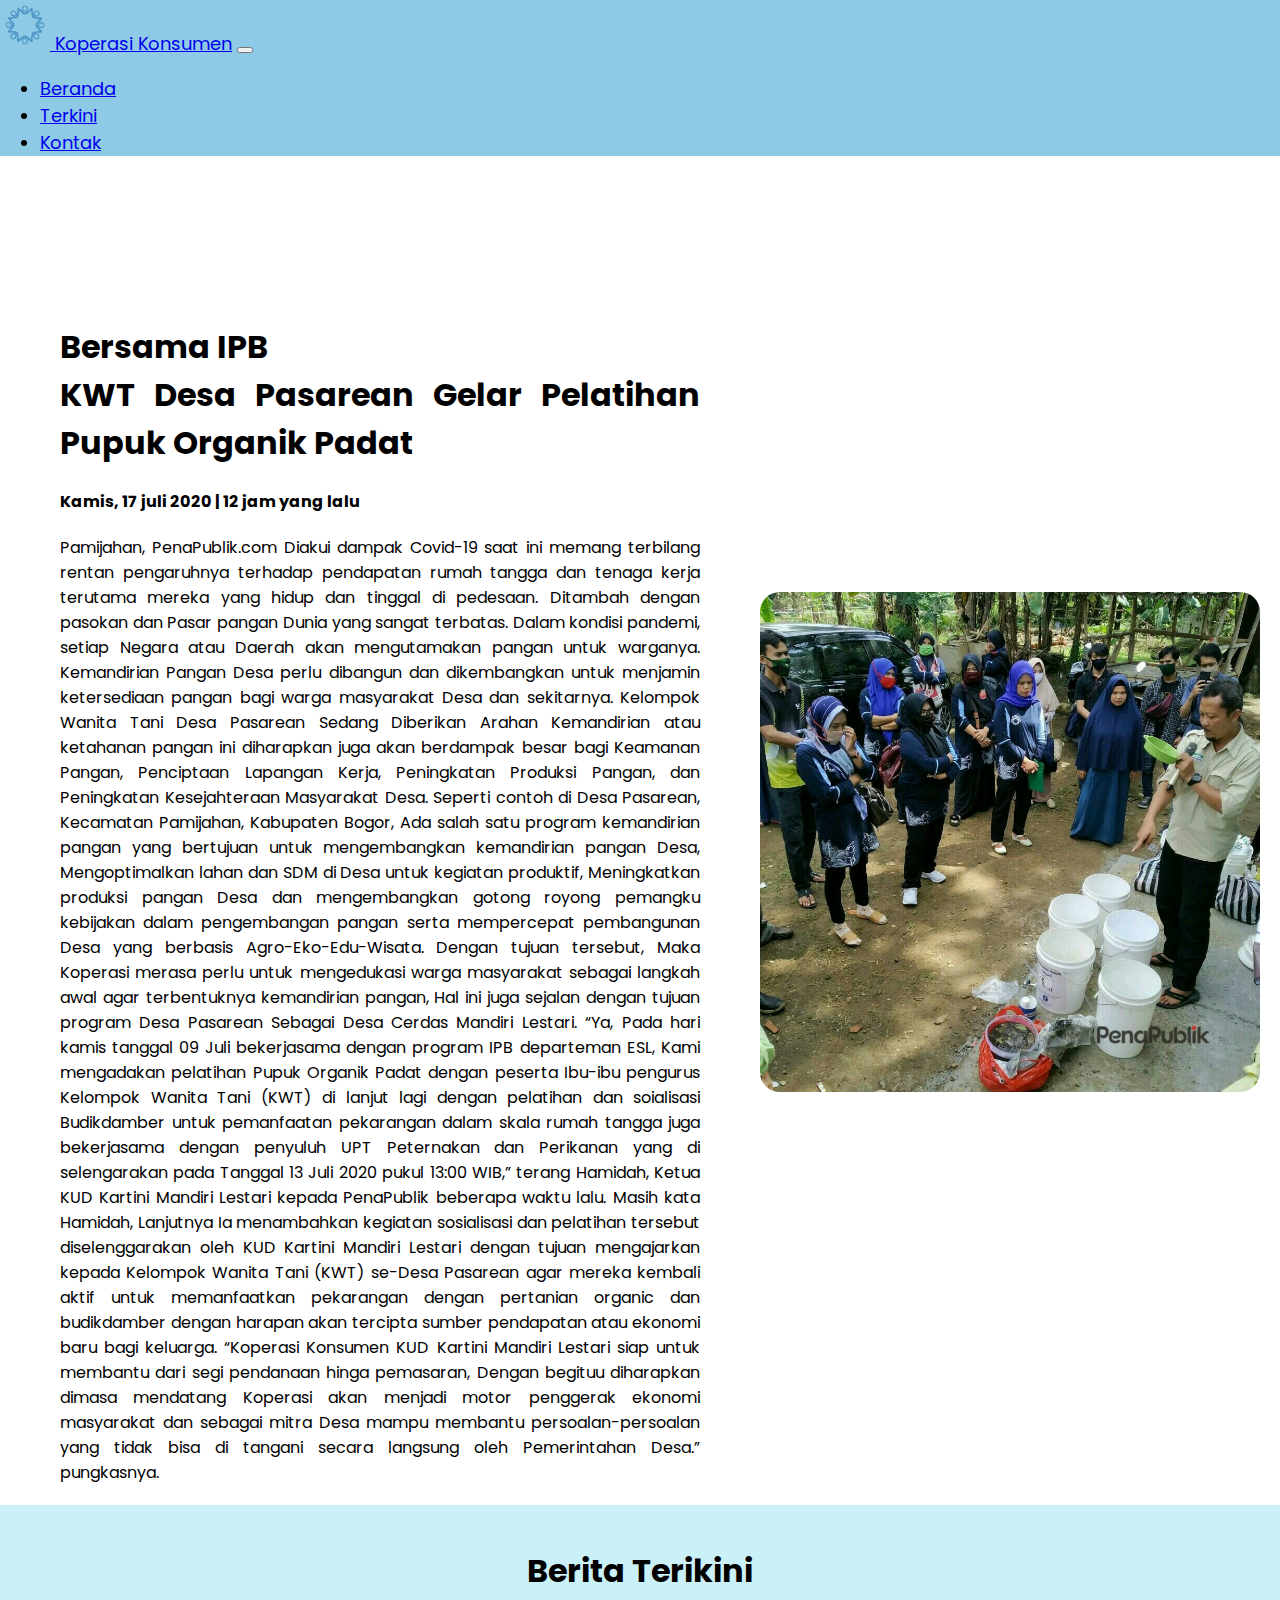
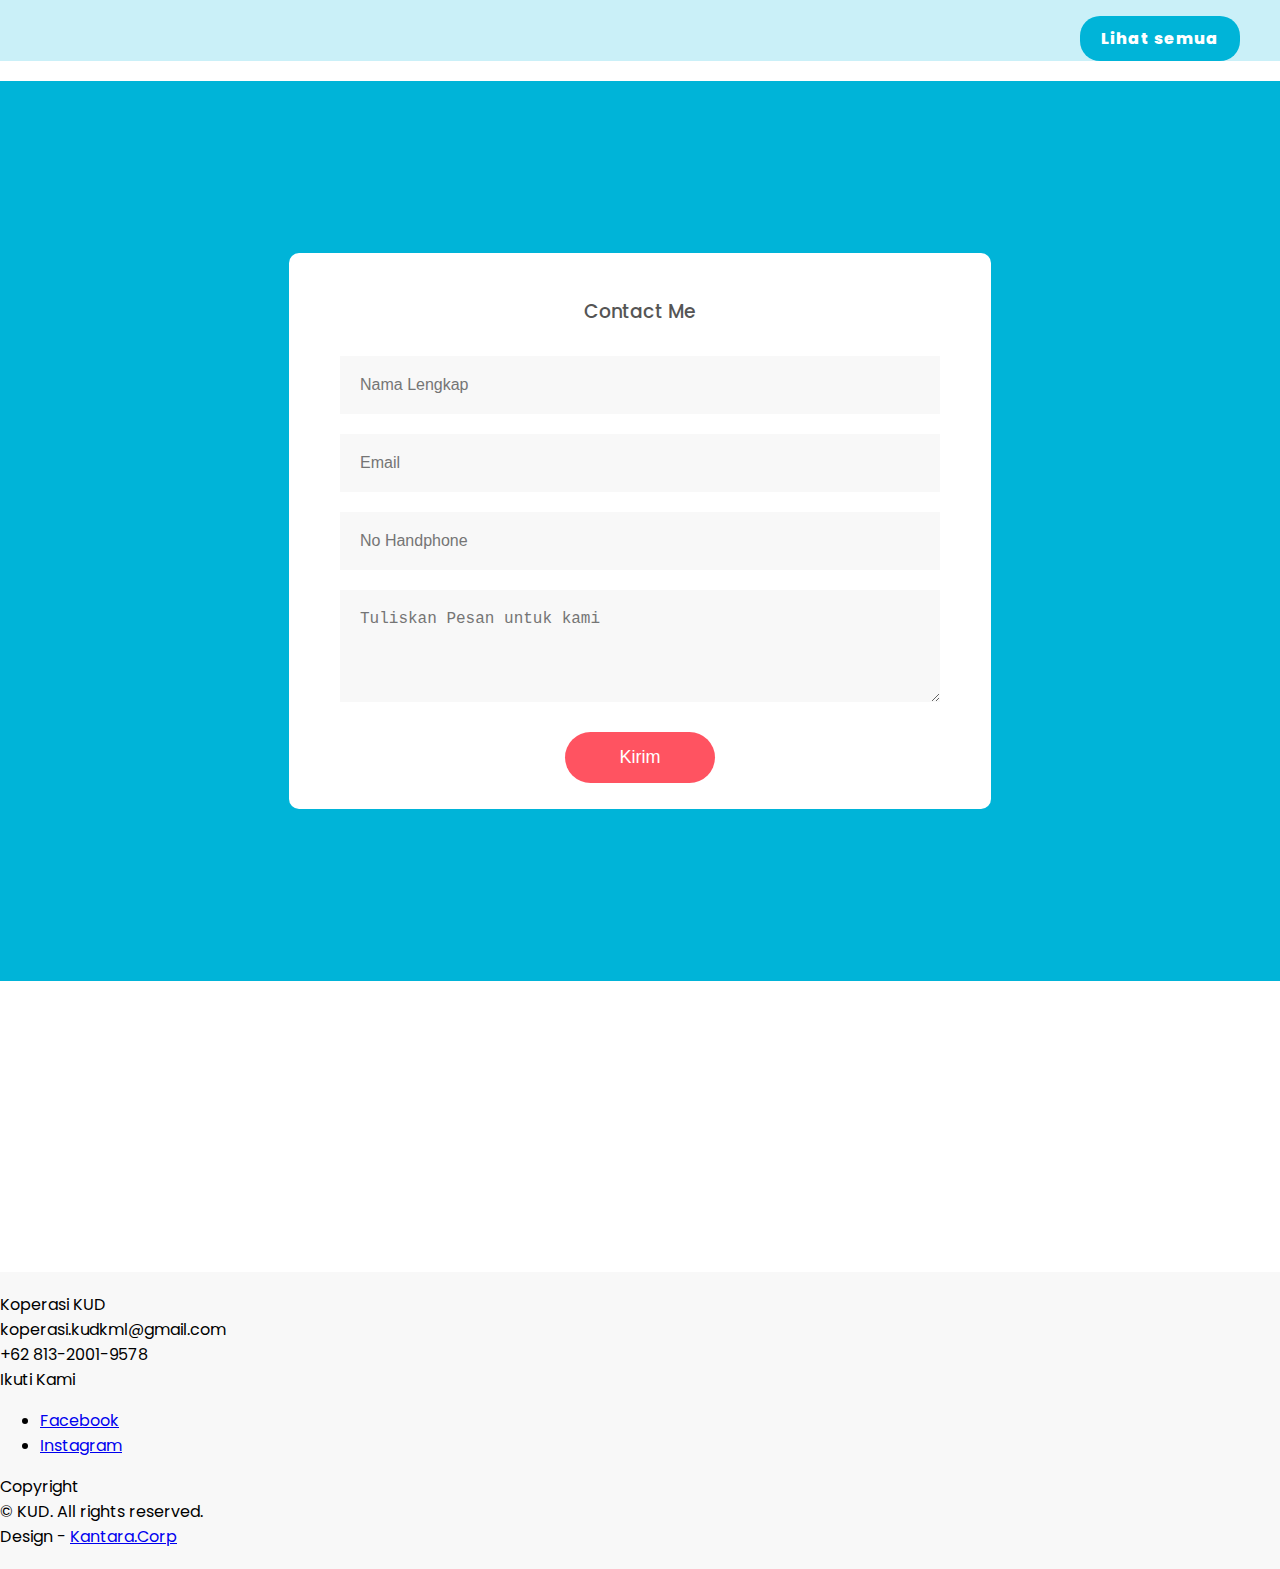
<file: Berita/index.html>
<!DOCTYPE html>
<html lang="en">
  <head>
    <meta charset="UTF-8" />
    <meta http-equiv="X-UA-Compatible" content="IE=edge" />
    <meta name="viewport" content="width=device-width, initial-scale=1.0" />
    
   
    <title>Koperasi Konsumen KUD Kartini Mandiri Lestari</title>
    <link rel="stylesheet" href="style.css">
    <link rel="stylesheet" href="assets/owlcarousel/assets/owl.carousel.min.css">
    <link rel="stylesheet" href="assets/owlcarousel/assets/owl.theme.default.min.css">
    <link href="https://cdn.jsdelivr.net/npm/bootstrap@5.3.0/dist/css/bootstrap.min.css" rel="stylesheet" integrity="sha384-9ndCyUaIbzAi2FUVXJi0CjmCapSmO7SnpJef0486qhLnuZ2cdeRhO02iuK6FUUVM" crossorigin="anonymous">
    <script src="https://cdn.jsdelivr.net/npm/bootstrap@5.3.0/dist/js/bootstrap.bundle.min.js" integrity="sha384-geWF76RCwLtnZ8qwWowPQNguL3RmwHVBC9FhGdlKrxdiJJigb/j/68SIy3Te4Bkz" crossorigin="anonymous"></script>
  </head>
  
  <body id="home">
    <nav class="navbar navbar-expand-lg navbar-light shadow p-3 fixed-top" style="background-color:#8ecae6; font-size: large; font-weight:400;">
      <div class="container">
        <a class="navbar-brand" href="#"><img src="logo_kud.png" alt="Logo" width="50" height="50" class="d-inline-block align-text-center "> Koperasi Konsumen</a>
        <button class="navbar-toggler" type="button" data-bs-toggle="collapse" data-bs-target="#navbarNav" aria-controls="navbarNav" aria-expanded="false" aria-label="Toggle navigation">
          <span class="navbar-toggler-icon"></span>
        </button>
        <div class="collapse navbar-collapse" id="navbarNav">
          <ul class="navbar-nav ms-auto">
            <li class="nav-item">
              <a class="nav-link active" aria-current="page" href="../index.html">Beranda</a>
            </li>
            <li class="nav-item">
              <a class="nav-link" href="#terkini">Terkini</a>
            </li>
            <li class="nav-item">
              <a class="nav-link" href="#contact">Kontak</a>
            </li>
           
          </ul>
        </div>
      </div>
    </nav>

    <section id="berita" class="jumbotron text-left">
      <div class="content">
        <div class="text-box">
          <h1>Bersama IPB <br>KWT Desa Pasarean Gelar Pelatihan Pupuk Organik Padat</h1>
          <h4> Kamis, 17 juli 2020 | 12 jam yang lalu</h4>
          
          <p>Pamijahan, PenaPublik.com Diakui dampak Covid-19 saat ini memang terbilang rentan pengaruhnya terhadap pendapatan rumah tangga dan tenaga kerja terutama mereka yang hidup dan tinggal di pedesaan. Ditambah dengan pasokan dan Pasar pangan Dunia yang sangat terbatas.
            Dalam kondisi pandemi, setiap Negara atau Daerah akan mengutamakan pangan untuk warganya. Kemandirian Pangan Desa perlu dibangun dan dikembangkan untuk menjamin ketersediaan pangan bagi warga masyarakat Desa dan sekitarnya. Kelompok Wanita Tani Desa Pasarean Sedang Diberikan Arahan
            Kemandirian atau ketahanan pangan ini diharapkan juga akan berdampak besar bagi Keamanan Pangan, Penciptaan Lapangan Kerja, Peningkatan Produksi Pangan, dan Peningkatan Kesejahteraan Masyarakat Desa.
            Seperti contoh di Desa Pasarean, Kecamatan Pamijahan, Kabupaten Bogor, Ada salah satu program kemandirian pangan yang bertujuan untuk mengembangkan kemandirian pangan Desa, Mengoptimalkan lahan dan SDM di Desa untuk kegiatan produktif, Meningkatkan produksi pangan Desa dan mengembangkan gotong royong pemangku kebijakan dalam pengembangan pangan serta mempercepat pembangunan Desa yang berbasis Agro-Eko-Edu-Wisata.
            Dengan tujuan tersebut, Maka Koperasi merasa perlu untuk mengedukasi warga masyarakat sebagai langkah awal agar terbentuknya kemandirian pangan, Hal ini juga sejalan dengan tujuan program Desa Pasarean Sebagai Desa Cerdas Mandiri Lestari.
            “Ya, Pada hari kamis tanggal 09 Juli bekerjasama dengan program IPB departeman ESL, Kami mengadakan pelatihan Pupuk Organik Padat dengan peserta Ibu-ibu pengurus Kelompok Wanita Tani (KWT) di lanjut lagi dengan pelatihan dan soialisasi Budikdamber untuk pemanfaatan pekarangan dalam skala rumah tangga juga bekerjasama dengan penyuluh UPT Peternakan dan Perikanan yang di selengarakan pada Tanggal 13 Juli 2020 pukul 13:00 WIB,” terang Hamidah, Ketua KUD Kartini Mandiri Lestari kepada PenaPublik beberapa waktu lalu.
            Masih kata Hamidah, Lanjutnya Ia menambahkan kegiatan sosialisasi dan pelatihan tersebut diselenggarakan oleh KUD Kartini Mandiri Lestari dengan tujuan mengajarkan kepada Kelompok Wanita Tani (KWT) se-Desa Pasarean agar mereka kembali aktif untuk memanfaatkan pekarangan dengan pertanian organic dan budikdamber dengan harapan akan tercipta sumber pendapatan atau ekonomi baru bagi keluarga.
            “Koperasi Konsumen KUD Kartini Mandiri Lestari siap untuk membantu dari segi pendanaan hinga pemasaran, Dengan begituu diharapkan dimasa mendatang Koperasi akan menjadi motor penggerak ekonomi masyarakat dan sebagai mitra Desa mampu membantu persoalan-persoalan yang tidak bisa di tangani secara langsung oleh Pemerintahan Desa.” pungkasnya.
            
            
          
        </div>
        <div class="img-box">
          <img src="berita1.jpg" class="berita1" width="400px">
        </div>

      </div>
    </section>
      
      
  
      
     
     
   
   
    <section id="terkini"> 
      <div class="container-fluid berita">
        <h1> Berita Terikini</h1>
   
    <a href="#">Lihat semua</a>
    
    
   
      
    <!-- Carousel -->
    <div class="owl-carousel">
     
      <div><img src="berita2.jpg" > <h5 style="margin-bottom: 0;">KUD Lestari Mandiri <br> KUD Lestari adalah Konsumen Peminjaman </h5><span>senin, 29 Mei 2023 | 10 jam yang lalu</span></div>
      <div><img src="berita3.jpg" > <h5 style="margin-bottom: 0;">KUD Lestari Mandiri <br> KUD Lestari adalah Konsumen Peminjaman </h5><span>senin, 29 Mei 2023 | 10 jam yang lalu</span></div>
      <div><img src="berita4.jpg" > <h5 style="margin-bottom: 0;">KUD Lestari Mandiri <br> KUD Lestari adalah Konsumen Peminjaman </h5><span>senin, 29 Mei 2023 | 10 jam yang lalu</span></div>
      <div><img src="berita5.jpg" > <h5 style="margin-bottom: 0;">KUD Lestari Mandiri <br> KUD Lestari adalah Konsumen Peminjaman </h5><span>senin, 29 Mei 2023 | 10 jam yang lalu</span></div>
   
    </div></section>
    
    
  </body>
  <script src="https://code.jquery.com/jquery-3.7.0.min.js" integrity="sha256-2Pmvv0kuTBOenSvLm6bvfBSSHrUJ+3A7x6P5Ebd07/g=" crossorigin="anonymous"></script>
<script src="assets/owlcarousel/owl.carousel.min.js"></script>
<script>$(document).ready(function(){
  $(".owl-carousel").owlCarousel({
    margin: 40,
    loop: true,
    autoplay: true,
    autoplayTimeout:2000
  });
});</script>



<!-- contact -->
<section id="contact">
  <div class="container-contact">
    <form onsubmit="sendEmail(); reset(); return false;">
      <h3> Contact Me</h3>
    <input type="text" id="name" placeholder="Nama Lengkap" required>
    <input type="email" id="email" placeholder="Email" required>
    <input type="text" id="phone" placeholder="No Handphone" required>
    <textarea id="message" rows="4" placeholder="Tuliskan Pesan untuk kami"></textarea>
    <button type="submit">Kirim</button>
    </form>
  </div>
  <script src="https://smtpjs.com/v3/smtp.js"></script>
  <script>
    function sendEmail(){
      Email.send({
    Host : "smtp.elasticemail.com",
    Username : "mochammadtamam21@gmail.com",
    Password : "253DF048F9325BB106CC7A4579F9EBFC3376",
    To : 'tamammulya21@gmail.com',
    From : document.getElementById("email").value,
    Subject : "New Contact From ENquiry",
    Body : "And this is the body"
}).then(
  message => alert(message)
);
    }
  </script>
</section>
<!-- End contact -->
 <!-- Footer -->
 <svg xmlns="http://www.w3.org/2000/svg" viewBox="0 0 1440 320"><path fill="#fff" fill-opacity="1" d="M0,288L48,272C96,256,192,224,288,197.3C384,171,480,149,576,165.3C672,181,768,235,864,250.7C960,267,1056,245,1152,250.7C1248,256,1344,288,1392,304L1440,320L1440,320L1392,320C1344,320,1248,320,1152,320C1056,320,960,320,864,320C768,320,672,320,576,320C480,320,384,320,288,320C192,320,96,320,48,320L0,320Z"></path></svg>
 <footer class="footer-box section">
   <div class="container text-dark">
     <div class="row">
       <div class="col-md-5">
         <div class="h2 mb-4">Koperasi KUD</div>
         <p class="mb-3">koperasi.kudkml@gmail.com</p>
         <p>+62 813-2001-9578</p>
       </div>
       <div class="col-md-4">
         <div class="h6 pb-2">Ikuti Kami</div>
         <ul>
           <li class="mb-1">
             <a class="social-link" href="https://web.facebook.com/kud.kartinimadirilestari"><i class="fab fa-facebook-f" aria-hidden="true"></i><span class="ml-2">Facebook</span></a>
           </li>
           <li class="mb-1">
             <a class="social-link" href="https://www.instagram.com/kud.kml.pasarean/"><i class="fab fa-instagram" aria-hidden="true"></i><span class="ml-2">Instagram</span></a>
           </li>
         </ul>
       </div>
       <div class="col-md-3">
         <div class="h6 pb-4">Copyright</div>
         <p class="pb-1">&copy; KUD. All rights reserved.</p>
         <p>Design - <a class="credit" href="#" target="_blank">Kantara.Corp</a></p>
       </div>
     </div>
   </div>
 </footer>
 <!-- End Footer -->
</div>

</html>
</file>
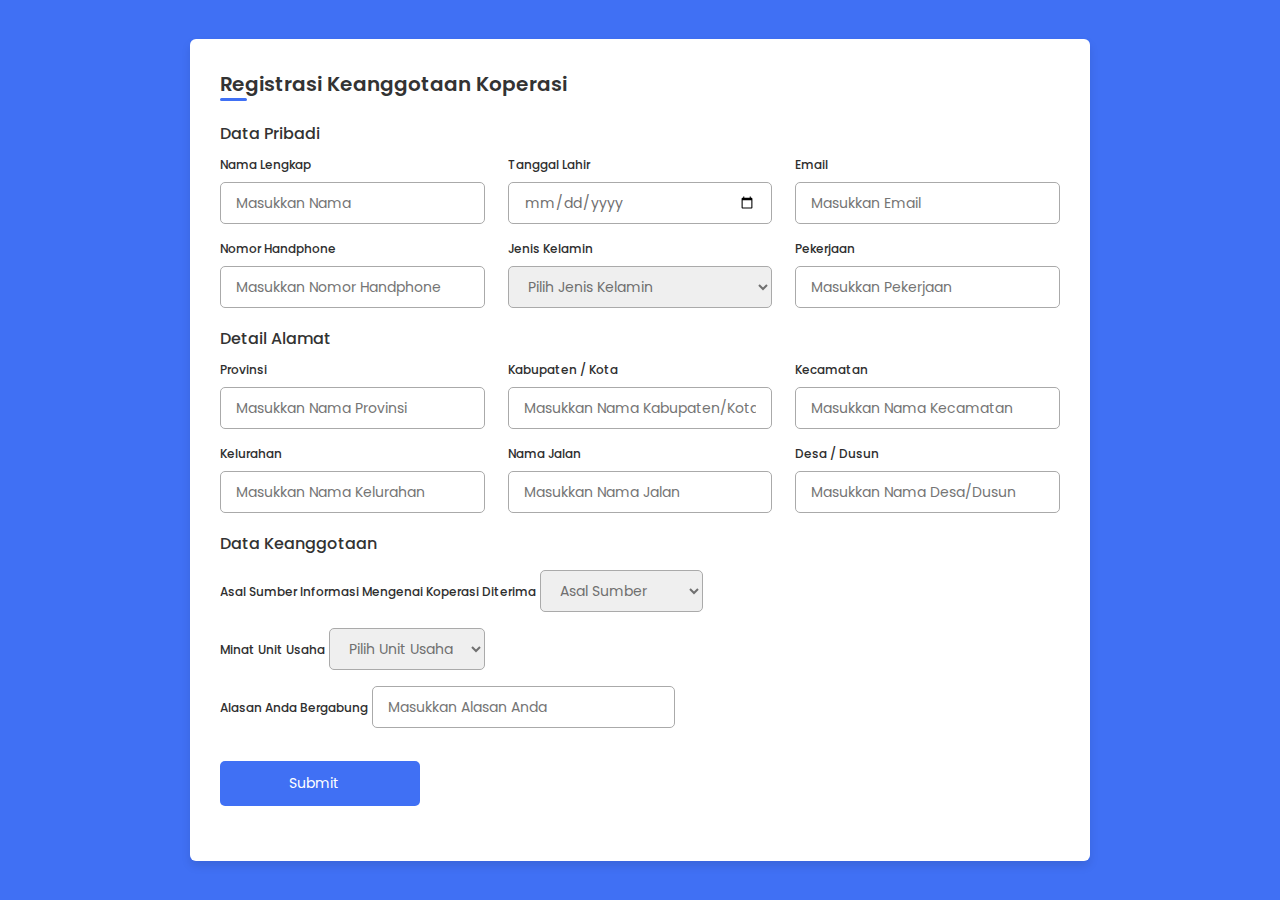
<file: Gabung/index.html>
<!DOCTYPE html>
<!--=== Coding by CodingLab | www.codinglabweb.com === -->
<html lang="en">
  <head>
    <meta charset="UTF-8" />
    <meta http-equiv="X-UA-Compatible" content="IE=edge" />
    <meta name="viewport" content="width=device-width, initial-scale=1.0" />

    <!----======== CSS ======== -->
    <link rel="stylesheet" href="style.css" />

    <!----===== Iconscout CSS ===== -->
    <link rel="stylesheet" href="https://unicons.iconscout.com/release/v4.0.0/css/line.css" />

    <title>Gabung Bersama Kami</title>
  </head>
  <body>
    <div class="container">
      <header>Registrasi Keanggotaan Koperasi</header>

      <form action="../Gabung/connect.php" method="post">
        <div class="form_first">
          <div class="details personal">
            <span class="title">Data Pribadi</span>

            <div class="fields">
              <div class="input-field">
                <label for="nama" class="form-label">Nama Lengkap</label>
                <input type="text" placeholder="Masukkan Nama" id="nama" name="nama" required />
              </div>

              <div class="input-field">
                <label for="tanggal" class="form-label">Tanggal Lahir</label>
                <input type="date" placeholder="Masukkan Tanggal Lahir" id="tanggal" name="tanggal" required />
              </div>

              <div class="input-field">
                <label for="email" class="form-label">Email</label>
                <input type="text" placeholder="Masukkan Email" id="email" name="email" required />
              </div>

              <div class="input-field">
                <label for="notelp">Nomor Handphone</label>
                <input type="number" placeholder="Masukkan Nomor Handphone" id="notelp" name="notelp" required />
              </div>

              <div class="input-field">
                <label for="kelamin" class="form-label">Jenis Kelamin</label>
                <select id="kelamin" name="kelamin" required>
                  <option disabled selected>Pilih Jenis Kelamin</option>
                  <option>Laki-laki</option>
                  <option>Perempuan</option>
                  <option>Lainnya</option>
                </select>
              </div>

              <div class="input-field">
                <label for="pekerjaan" class="form-label">Pekerjaan</label>
                <input type="text" placeholder="Masukkan Pekerjaan" id="pekerjaan" name="pekerjaan"/>
              </div>
            </div>
          </div>

          <div class="details address">
            <span class="title">Detail Alamat</span>

            <div class="fields">
              <div class="input-field">
                <label for="provinsi" class="form-label">Provinsi</label>
                <input type="text" placeholder="Masukkan Nama Provinsi" id="provinsi" name="provinsi" required />
              </div>

              <div class="input-field">
                <label for="kota" class="form-label">Kabupaten / Kota</label>
                <input type="text" placeholder="Masukkan Nama Kabupaten/Kota" id="kota" name="kota" required />
              </div>

              <div class="input-field">
                <label for="kecamatan" class="form-label">Kecamatan</label>
                <input type="text" placeholder="Masukkan Nama Kecamatan" id="kecamatan" name="kecamatan" required />
              </div>

              <div class="input-field">
                <label for="kelurahan" class="form-label">Kelurahan</label>
                <input type="text" placeholder="Masukkan Nama Kelurahan" id="kelurahan" name="kelurahan" required />
              </div>

              <div class="input-field">
                <label for="jalan" class="form-label">Nama Jalan</label>
                <input type="text" placeholder="Masukkan Nama Jalan" id="jalan" name="jalan" required />
              </div>

              <div class="input-field">
                <label for="desa" class="form-label">Desa / Dusun</label>
                <input type="text" placeholder="Masukkan Nama Desa/Dusun" id="desa" name="desa" required />
              </div>
            </div>

  
          <div class="details keanggotaan">
            <span class="title">Data Keanggotaan</span>

            <div class="input-field">
              <label for="sumber" class="form-label">Asal Sumber Informasi Mengenai Koperasi Diterima</label>
              <select id="sumber" name="sumber" required>
                <option disabled selected>Asal Sumber</option>
                <option>Media Sosial</option>
                <option>Brosur</option>
                <option>Orang Terdekat</option>
                <option>Lainnya</option>
              </select>
            </div>

            <div class="input-field">
              <label for="minat" class="form-label">Minat Unit Usaha</label>
              <select id="minat" name="minat" required>
                <option disabled selected>Pilih Unit Usaha</option>
                <option>Modal Kita</option>
                <option>Warung Kita</option>
                <option>Tani Kita</option>
                <option>Desa Kita</option>
              </select>
            </div>

            <div class="input-field">
              <label for="alasan" class="form-label">Alasan Anda Bergabung</label>
              <input type="text" placeholder="Masukkan Alasan Anda" id="alasan" name="alasan" required />
            </div>

              <button class="sumbit">
                <span class="btnText">Submit</span>
                <i class="uil uil-navigator"></i>
              </button>
            </div>
          </div>
      </form>
    </div>

    <script src="script.js"></script>
  </body>
</html>
</file>
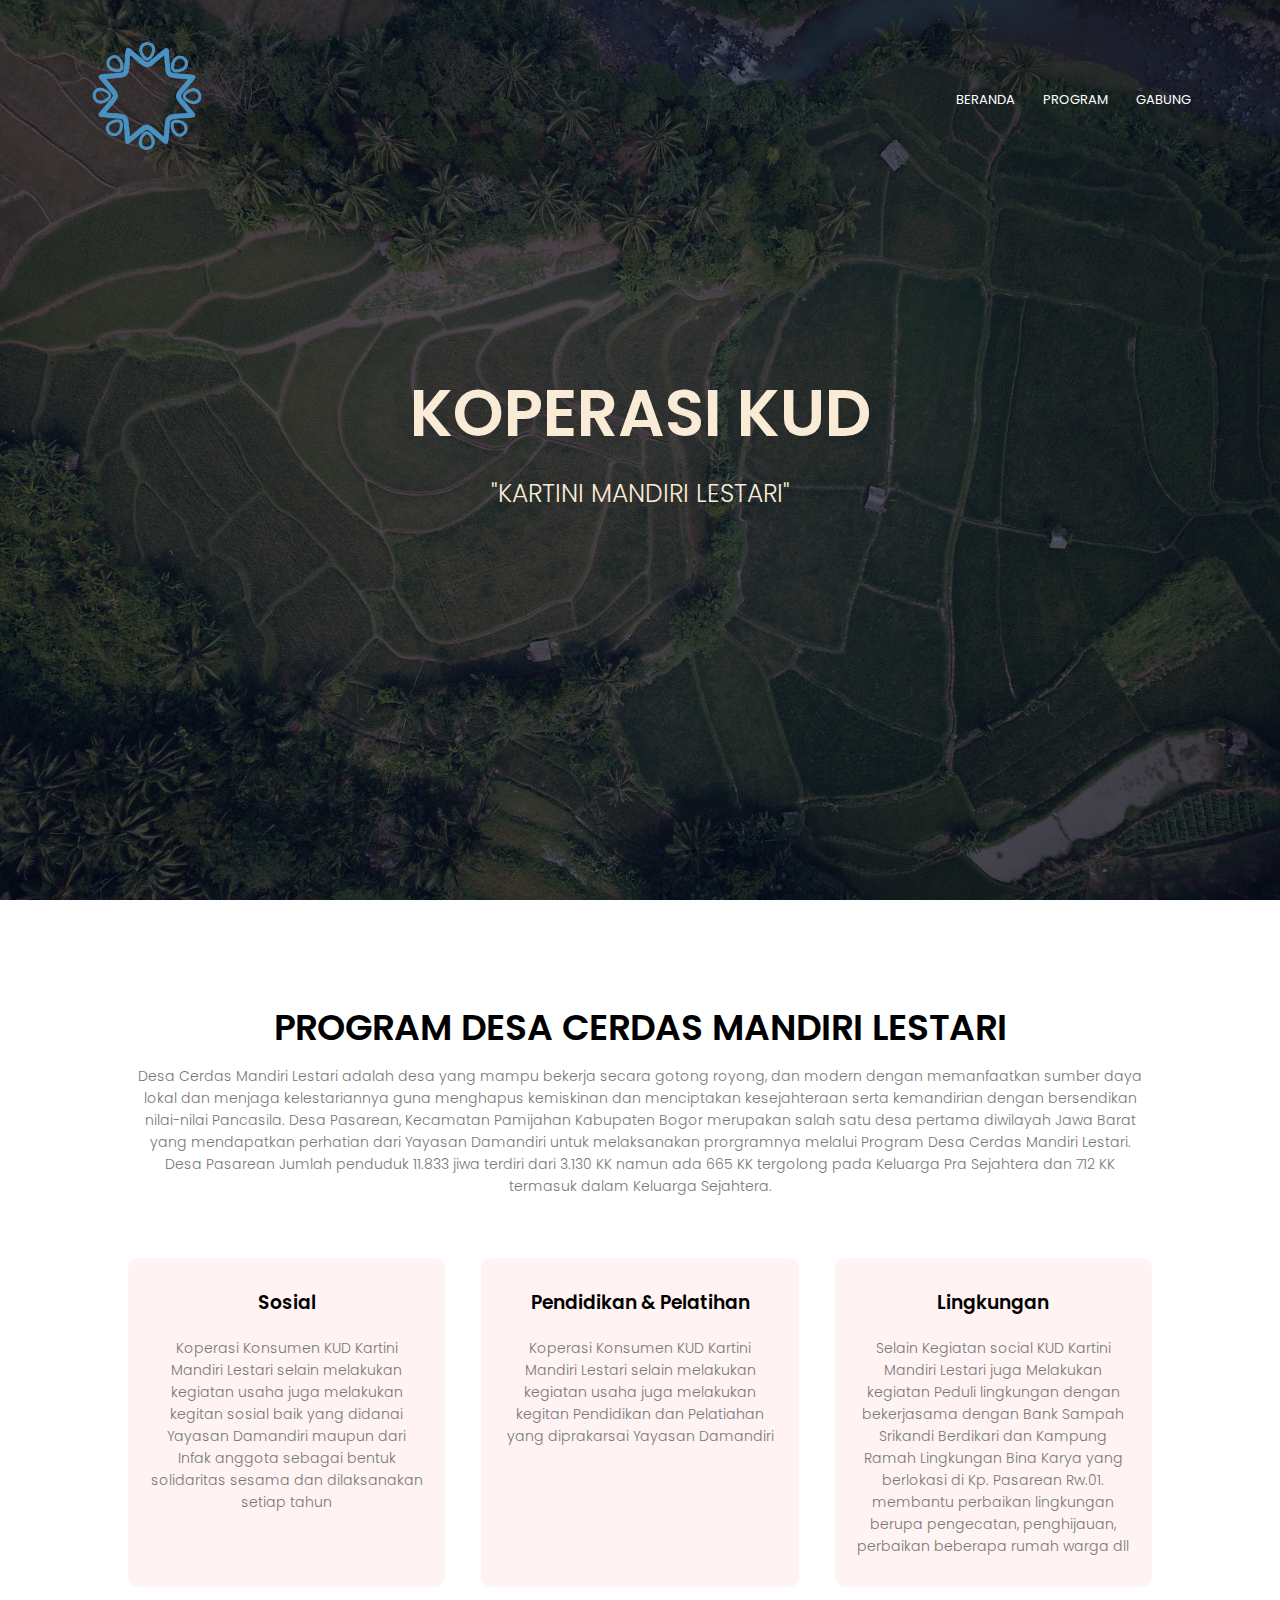
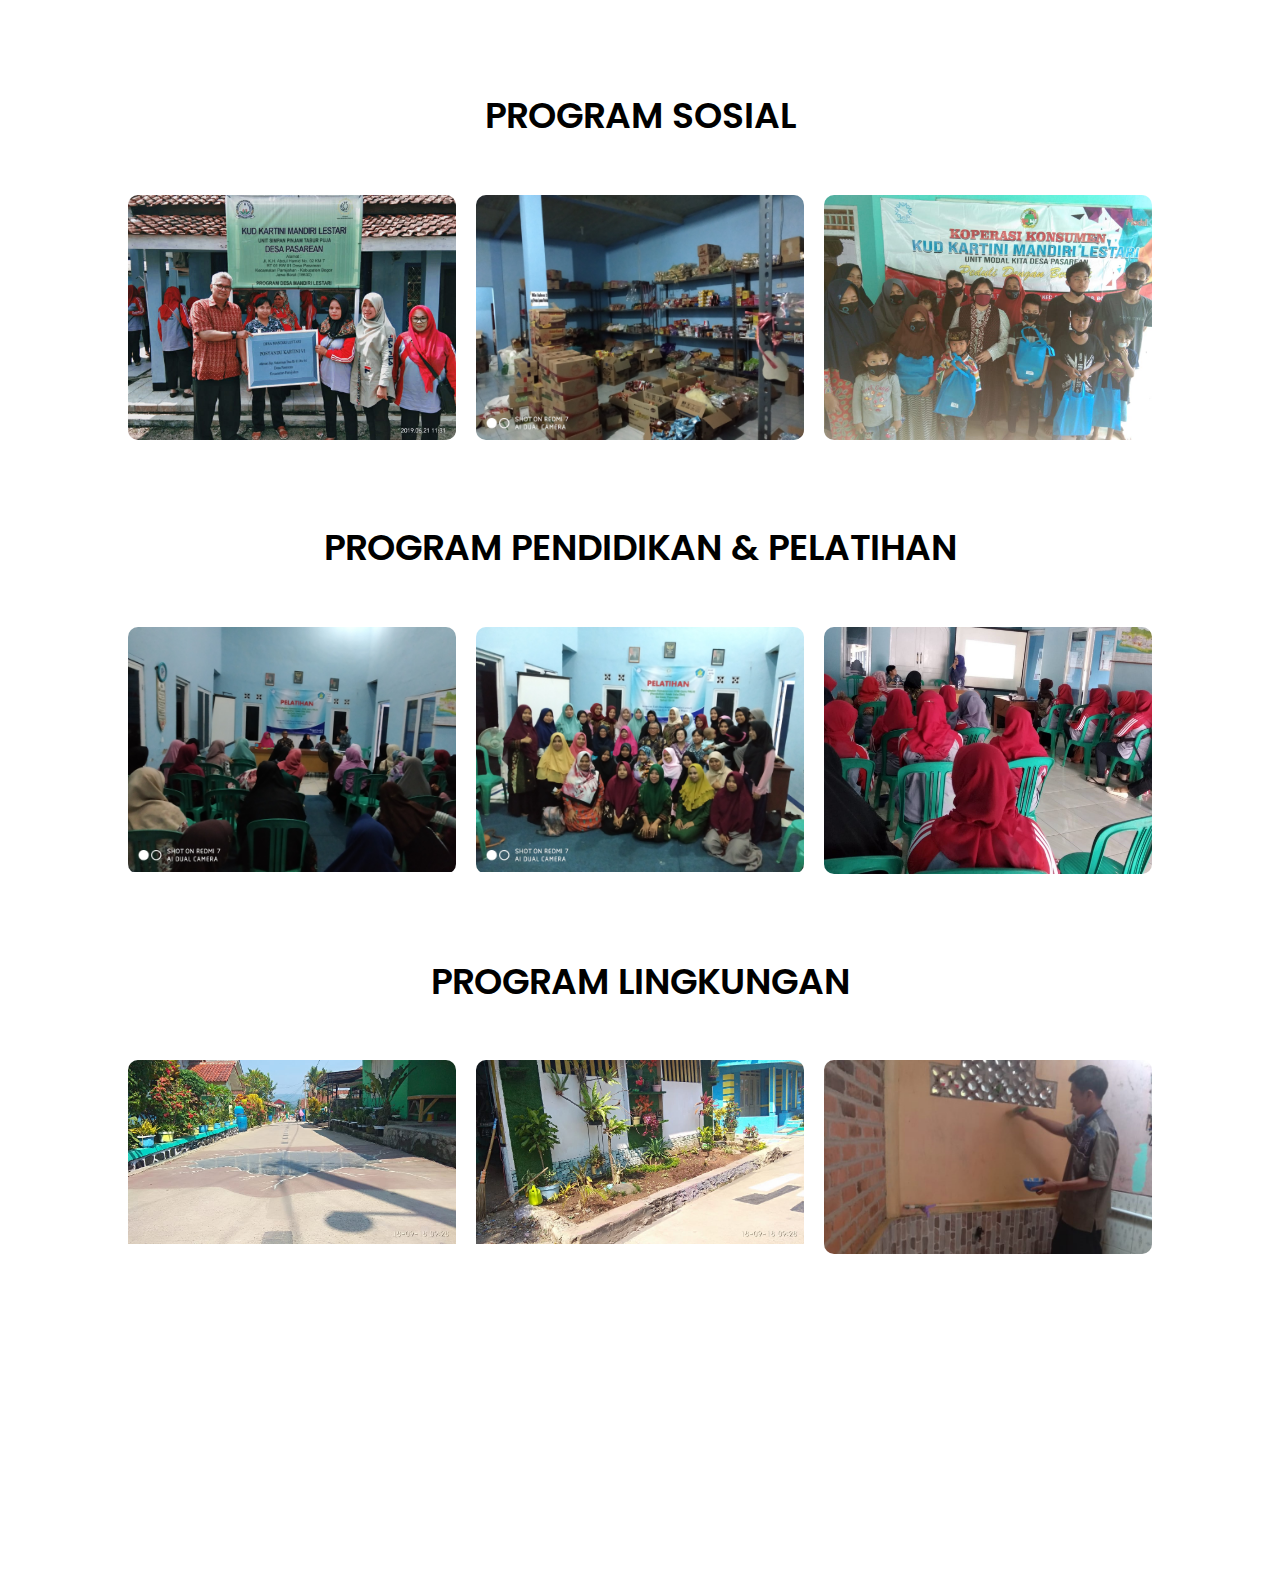
<file: KUD_Sosial/index.html>
<!DOCTYPE html>
<html lang="en">
  <head>
    <meta name="viewport" content="width=device-width, initial-scale=1.0" />
    <title>Koperasi Konsumen KUD Kartini Mandiri Lestari</title>
    <link rel="stylesheet" href="style.css" />
    <link rel="preconnect" href="https://fonts.gstatic.com" />
    <link href="https://fonts.googleapis.com/css2?family=Bagel+Fat+One&family=Poppins:ital,wght@0,100;0,200;0,300;0,400;0,800;1,700;1,900&display=swap" rel="stylesheet" />
    <link rel="stylesheet" href="https:s//stackpath.bootstrapcdn.com/font-awesome/4.7.0/css/font-awesome.min.css" />
  </head>
  <body>
    <section class="header">
      <nav>
        <a href="index.html"><img src="images/logo_kud.png" /></a>
        <div class="nav-links" id="navLinks">
          <i class="fa fa-times" onclick="hideMenu()"></i>
          <ul>
            <li><a href="../index.html">BERANDA</a></li>
            <li><a href="#DCML">PROGRAM</a></li>
            <li><a href="../Gabung/index.html">GABUNG</a></li>
          </ul>
        </div>
        <i class="fa fa-bars" onclick="showMenu()"></i>
      </nav>

      <div class="text-box">
        <h1>KOPERASI KUD</h1>
        <p>"KARTINI MANDIRI LESTARI"</p>
      </div>
    </section>

    <!-- Course -->

    <section class="course" id="DCML">
      <h1>PROGRAM DESA CERDAS MANDIRI LESTARI</h1>
      <p>
        Desa Cerdas Mandiri Lestari adalah desa yang mampu bekerja secara gotong royong, dan modern dengan memanfaatkan sumber daya lokal dan menjaga kelestariannya guna menghapus kemiskinan dan menciptakan kesejahteraan serta kemandirian
        dengan bersendikan nilai-nilai Pancasila. Desa Pasarean, Kecamatan Pamijahan Kabupaten Bogor merupakan salah satu desa pertama diwilayah Jawa Barat yang mendapatkan perhatian dari Yayasan Damandiri untuk melaksanakan prorgramnya
        melalui Program Desa Cerdas Mandiri Lestari. Desa Pasarean Jumlah penduduk 11.833 jiwa terdiri dari 3.130 KK namun ada 665 KK tergolong pada Keluarga Pra Sejahtera dan 712 KK termasuk dalam Keluarga Sejahtera.
      </p>

      <div class="row">
        <div class="course-col" id="Sosial">
          <h3>Sosial</h3>
          <p>
            Koperasi Konsumen KUD Kartini Mandiri Lestari selain melakukan kegiatan usaha juga melakukan kegitan sosial baik yang didanai Yayasan Damandiri maupun dari Infak anggota sebagai bentuk solidaritas sesama dan dilaksanakan setiap
            tahun
          </p>
        </div>
        <div class="course-col" id="Pendidikan">
          <h3>Pendidikan & Pelatihan</h3>
          <p>Koperasi Konsumen KUD Kartini Mandiri Lestari selain melakukan kegiatan usaha juga melakukan kegitan Pendidikan dan Pelatiahan yang diprakarsai Yayasan Damandiri</p>
        </div>
        <div class="course-col" id="Lingkungan">
          <h3>Lingkungan</h3>
          <p>
            Selain Kegiatan social KUD Kartini Mandiri Lestari juga Melakukan kegiatan Peduli lingkungan dengan bekerjasama dengan Bank Sampah Srikandi Berdikari dan Kampung Ramah Lingkungan Bina Karya yang berlokasi di Kp. Pasarean Rw.01.
            membantu perbaikan lingkungan berupa pengecatan, penghijauan, perbaikan beberapa rumah warga dll
          </p>
        </div>
      </div>
    </section>

    <!-- campus sosial-->

    <section class="campus">
      <h1>PROGRAM SOSIAL</h1>

      <div class="row">
        <div class="campus-col">
          <img src="images/pict2.png" />
          <div class="layer">
            <h3>SOSIAL</h3>
          </div>
        </div>
        <div class="campus-col">
          <img src="images/Warung2.jpg" />
          <div class="layer">
            <h3>SOSIAL</h3>
          </div>
        </div>
        <div class="campus-col">
          <img src="images/Bansos.jpg" />
          <div class="layer">
            <h3>SOSIAL</h3>
          </div>
        </div>
      </div>
    </section>

    <!-- campus penidikan-->

    <section class="campus">
      <h1>PROGRAM PENDIDIKAN & PELATIHAN</h1>

      <div class="row">
        <div class="campus-col">
          <img src="images/paud2.jpg" />
          <div class="layer">
            <h3>PELATIHAN POSYANDU</h3>
          </div>
        </div>
        <div class="campus-col">
          <img src="images/paud.jpg" />
          <div class="layer">
            <h3>PELATIHAN GURU PAUD</h3>
          </div>
        </div>
        <div class="campus-col">
          <img src="images/kader.jpg" />
          <div class="layer">
            <h3>PELATIHAN KADER</h3>
          </div>
        </div>
      </div>
    </section>

    <!-- campus lingkungan-->

    <section class="campus">
      <h1>PROGRAM LINGKUNGAN</h1>

      <div class="row">
        <div class="campus-col">
          <img src="images/DCML2.jpg" />
          <div class="layer">
            <h3>LINGKUNGAN</h3>
          </div>
        </div>
        <div class="campus-col">
          <img src="images/tanaman.jpg" />
          <div class="layer">
            <h3>LINGKUNGAN</h3>
          </div>
        </div>
        <div class="campus-col">
          <img src="images/mushola.jpg" />
          <div class="layer">
            <h3>LINGKUNGAN</h3>
          </div>
        </div>
      </div>
    </section>
    <svg xmlns="http://www.w3.org/2000/svg" viewBox="0 0 1440 320">
      <path
        fill="#fff"
        fill-opacity="1"
        d="M0,288L48,272C96,256,192,224,288,197.3C384,171,480,149,576,165.3C672,181,768,235,864,250.7C960,267,1056,245,1152,250.7C1248,256,1344,288,1392,304L1440,320L1440,320L1392,320C1344,320,1248,320,1152,320C1056,320,960,320,864,320C768,320,672,320,576,320C480,320,384,320,288,320C192,320,96,320,48,320L0,320Z"
      ></path>
    </svg>

    <!--javaScript for Toggle Menu -->
    <script>
      var navLinks = document.getElementById("navLinks");
      function showMenu() {
        navLinks.style.right = "0";
      }
      function hideMenu() {
        navLinks.style.right = "-200px";
      }
    </script>
  </body>
</html>
</file>
<file: Berita/style.css>
@import url('https://fonts.googleapis.com/css2?family=Poppins&display=swap');

body {
  margin: 0;
  padding: 0;
  box-sizing: border-box;
  font-family: Poppins;
  max-width: 100%;
  overflow-x: hidden;
}
.header

.jumbotron {
  display: flex;
  
}
.content {
  position: relative;
  width: 100%;
  display: flex;
  justify-content: space-between;
  align-items: flex-start;
  text-align: justify;
  padding-top: 8rem;
  margin-left: 60px;
  padding-bottom: 20px;
}
.container navbar-brand{
  font-family: Poppins;
 
}
.content img {

  width: 500px;
margin-right: 80px;
  border-radius: 20px;
  margin-top: 50%;
  
 
}

.content .text-box {
  align-items: center;
  justify-content: space-between;
  width: 50%;
}
.content text-box p {
  color: #333;
}
.content .text-box a {
  display: inline-block;
  margin-top: 10px;
  padding: 8px 20px;
  border-radius: 15px;
  background: #00b4d8;
  color: #ffffff;
  font-weight: 500;
  letter-spacing: 1px;
  text-decoration: none;
}
.slide {
  margin-top: 10px;

  justify-content: center;
  display: flex;
  width: 100%;
}

.slide li {
  list-style: none;
  align-items: center;
  display: inline-block;
  margin: 0 20px;
  cursor: pointer;
  transition: 0.5s;
  text-align: center;
}

.slide li:hover {
  transform: translateY(-15px);
}
.slide li img {
  border-radius: 10px;
  max-width: 50px;
  display: block;
}
.berita a  {
  display: flex;
  justify-content: center;
  width: 150px;
  padding:10px 5px;
  border-radius: 20px;
  background: #00b4d8;
  color: #ffffff;
  font-weight: 800;
  letter-spacing: 1px;
  text-decoration: none;
  margin-left: auto;
  margin-right: 40px;
  margin-bottom: 20px;
}
.owl-carousel {
  padding: 20px ;
  
}
.container-fluid{
  padding-top: 20px;
  background-color: #caf0f8;
  
}
.news h3{
  margin-top: 0px;
  margin-bottom: 30px;
}
.container-fluid img {
  border-radius: 10px;
}
.container-fluid ul {
  position: relative;
  display: flex;
  margin: 10px 70px;
}
.container-fluid ul li {
list-style: none;
display: inline-block;
text-decoration: none;
}


.container-fluid h1{
  color: #000;
  text-align: center;
}

.contact footer-box {
  padding-top: 20px;
}

footer {
  background-color: #f8f8f8;
  padding: 20px 0;
  text-align:left;
}



p {
  margin: 0;
}




.container-contact{
  width: 100%;
  height: 100vh;
  background: #00b4d8;
  display: flex;
  align-items: center;
  justify-content: center;
  text-align: center;

}

form{
  background: #ffffff;
  display:flex;
  flex-direction: column;
  padding: 2vw 4vw;
  width: 90%;
  max-width: 600px;
  border-radius:10px  ;

}
form h3{
  color:#555 ;
  font-weight: 500;
  margin-bottom: 20px;
   
}
form input, form textarea{
  border: 0;
  margin: 10px 0;
  padding: 20px;
  outline: none;
  background: #f8f8f8;
  font-size: 16px;
}
form button{
  padding: 15px;
  background:#ff5361 ;
  color: #fff;
  font-size: 18px;
  border: 0;
  outline: none;
  cursor: pointer;
  width: 150px;
  margin: 20px auto 0;
  border-radius: 30px;
}
</file>
<file: Gabung/style.css>
/* ===== Google Font Import - Poppins ===== */
@import url("https://fonts.googleapis.com/css2?family=Poppins:wght@200;300;400;500;600&display=swap");
* {
  margin: 0;
  padding: 0;
  box-sizing: border-box;
  font-family: "Poppins", sans-serif;
}
body {
  min-height: 100vh;
  display: flex;
  align-items: center;
  justify-content: center;
  background: #4070f4;
}
.container {
  position: relative;
  max-width: 900px;
  width: 100%;
  border-radius: 6px;
  padding: 30px;
  margin: 0 15px;
  background-color: #fff;
  box-shadow: 0 5px 10px rgba(0, 0, 0, 0.1);
}
.container header {
  position: relative;
  font-size: 20px;
  font-weight: 600;
  color: #333;
}
.container header::before {
  content: "";
  position: absolute;
  left: 0;
  bottom: -2px;
  height: 3px;
  width: 27px;
  border-radius: 8px;
  background-color: #4070f4;
}
.container form {
  position: relative;
  margin-top: 16px;
  min-height: 490px;
  background-color: #fff;
  overflow: hidden;
}
.container form .form {
  position: absolute;
  background-color: #fff;
  transition: 0.3s ease;
}
.container form .form.second {
  opacity: 0;
  pointer-events: none;
  transform: translateX(100%);
}
form.secActive .form.second {
  opacity: 1;
  pointer-events: auto;
  transform: translateX(0);
}

form.secActive .form.first {
  opacity: 0;
  pointer-events: none;
  transform: translateX(-100%);
}
.container form .title {
  display: block;
  margin-bottom: 8px;
  font-size: 16px;
  font-weight: 500;
  margin: 6px 0;
  color: #333;
}
.container form .fields {
  display: flex;
  align-items: center;
  justify-content: space-between;
  flex-wrap: wrap;
}
form .fields .input-field {
  display: flex;
  width: calc(100% / 3 - 15px);
  flex-direction: column;
  margin: 4px 0;
}
.input-field label {
  font-size: 12px;
  font-weight: 500;
  color: #2e2e2e;
}
.input-field input,
select {
  outline: none;
  font-size: 14px;
  font-weight: 400;
  color: #333;
  border-radius: 5px;
  border: 1px solid #aaa;
  padding: 0 15px;
  height: 42px;
  margin: 8px 0;
}
.input-field input :focus,
.input-field select:focus {
  box-shadow: 0 3px 6px rgba(0, 0, 0, 0.13);
}
.input-field select,
.input-field input[type="date"] {
  color: #707070;
}
.input-field input[type="date"]:valid {
  color: #333;
}
.container form button,
.backBtn {
  display: flex;
  align-items: center;
  justify-content: center;
  height: 45px;
  max-width: 200px;
  width: 100%;
  border: none;
  outline: none;
  color: #fff;
  border-radius: 5px;
  margin: 25px 0;
  background-color: #4070f4;
  transition: all 0.3s linear;
  cursor: pointer;
}
.container form .btnText {
  font-size: 14px;
  font-weight: 400;
}
form button:hover {
  background-color: #265df2;
}
form button i,
form .backBtn i {
  margin: 0 6px;
}
form .backBtn i {
  transform: rotate(180deg);
}
form .buttons {
  display: flex;
  align-items: center;
}
form .buttons button,
.backBtn {
  margin-right: 14px;
}

@media (max-width: 750px) {
  .container form {
    overflow-y: scroll;
  }
  .container form::-webkit-scrollbar {
    display: none;
  }
  form .fields .input-field {
    width: calc(100% / 2 - 15px);
  }
}

@media (max-width: 550px) {
  form .fields .input-field {
    width: 100%;
  }
}
</file>
<file: KUD_Sosial/style.css>
*{
    margin: 0;
    padding: 0%;
    font-family: 'Poppins', sans-serif;
}

.header{
    min-height: 100vh;
    width: 100%;
    background-image: linear-gradient(rgba(4,9,30,0.7),rgba(4,9,30,0.7)),url(images/pict1.png);
    background-position: center;
    background-size: cover;
    position: relative;
}

nav{
    display: flex;
    padding: 2% 6%;
    justify-content: space-between;
    align-items: center;
}

nav img{
    width: 140px;
}

.nav-links{
    flex: 1;
    text-align: right;
}

.nav-links ul li{
    list-style: none;
    display: inline-block;
    padding: 8px 12px;
    position: relative;
}

.nav-links ul li a{
    color: #fff;
    text-decoration: none;
    font-size: 13px;
}

.nav-links ul li::after{
    content: '';
    width: 0%;
    height: 2px;
    background: #D4AC0D;
    display: block;
    margin: auto;
    transition: 0.5s;
    -webkit-transition: 0.5s;
    -moz-transition: 0.5s;
    -ms-transition: 0.5s;
    -o-transition: 0.5s;
}

.nav-links ul li:hover::after{
    width: 100%;
}

.text-box{
    width: 100%;
    color: antiquewhite;
    position: absolute;
    top: 30%;
    left: 50%;
    transform: translate(-50%,50%);
    -webkit-transform: translate(-50%,50%);
    -moz-transform: translate(-50%,50%);
    -ms-transform: translate(-50%,50%);
    -o-transform: translate(-50%,50%);
    text-align: center;
}

.text-box h1{
    font-size: 65px;
}

.text-box p{
    margin: 10px 0 40px;
    font-size: 25px;
    color: antiquewhite;
}

.hero-btn{
    display: inline-block;
    text-decoration: none;
    color: floralwhite;
    border: 1px solid rgb(255, 180, 31);
    padding: 12px 34px;
    font-size: 13px;
    background: transparent;
    position: relative;
    cursor: pointer;
}

.hero-btn:hover{
    border: 1px solid #B7950B;
    background: #B7950B;
    transition: 1s;
    -webkit-transition: 1s;
    -moz-transition: 1s;
    -ms-transition: 1s;
    -o-transition: 1s;
}

nav .fa{
    display: none;
}

@media(max-width:700px){
    .text-box h1{
        font-size: 20px;
    }
    .nav-links ul li{
        display: block;
    }
    .nav-links {
        position: absolute;
        background: #B7950B;
        height: 100vh;
        width: 200px;
        top: 0;
        right: -200px;
        text-align: left;
        z-index: 2;
        transition: 1s;
        -webkit-transition: 1s;
        -moz-transition: 1s;
        -ms-transition: 1s;
        -o-transition: 1s;
}
    nav .fa{
        display: block;
        color: #fff;
        margin: 10px;
        font-size: 22px;
        cursor: pointer;
    }
    .nav-links ul{
        padding: 30px;;
    }
}

/*----- course -----*/

.course{
    width: 80%;
    margin: auto;
    text-align: center;
    padding-top: 100px;
}
h1{
    font-size: 36px;
    font-weight: 600;
}

p{
    color: #777;
    font-size: 14px;
    font-weight: 300;
    line-height: 22px;
    padding: 10px;
}

.row{
    margin-top: 5%;
    display: flex;
    justify-content: space-between;
}

.course-col{
    flex-basis: 31%;
    background: #fff3f3;
    border-radius: 10px;
    -webkit-border-radius: 10px;
    -moz-border-radius: 10px;
    -ms-border-radius: 10px;
    -o-border-radius: 10px;
    margin-bottom: 5%;
    padding: 20px 12px;
    box-sizing: border-box;
    transition: 0.5s;
    -webkit-transition: 0.5s;
    -moz-transition: 0.5s;
    -ms-transition: 0.5s;
    -o-transition: 0.5s;
}

h3{
    text-align: center;
    font-weight: 600;
    margin: 10px 0; 
}
.course-col:hover {
    box-shadow: 0 0 20px 0px rgba(0, 0, 0, 0.2);
}

@media(max-width: 700px){
    .row{
        flex-direction: column;
    }
}


/*--- campus sosial ---*/

.campus{
    width: 80%;
    margin: auto;
    text-align: center;
    padding-top: 50px;
}

.campus-col {
    flex-basis: 32%;
    border-radius: 10px;
    -webkit-border-radius: 10px;
    -moz-border-radius: 10px;
    -ms-border-radius: 10px;
    -o-border-radius: 10px;
    margin-bottom: 30px;
    position: relative;
    overflow: hidden;
}
.campus-col img{
    width: 100%;
    display: block;
}

.layer{
    background: transparent;
    height: 100%;
    width: 100%;
    position: absolute;
    top: 0;
    left: 0;
    transition: 0.5s;
    -webkit-transition: 0.5s;
    -moz-transition: 0.5s;
    -ms-transition: 0.5s;
    -o-transition: 0.5s;
}
.layer:hover{
    background: rgba(226, 0, 0, 0.7);
}
.layer h3{
    width: 100%;
    font-weight: 500;
    color: #fff;
    font-size: 26;
    bottom: 0;
    left: 50%;
    transform: translate(-50%);
    -webkit-transform: translate(-50%);
    -moz-transform: translate(-50%);
    -ms-transform: translate(-50%);
    -o-transform: translate(-50%);
    position: absolute;
    opacity: 0;
    transition: 0.5s;
    -webkit-transition: 0.5s;
    -moz-transition: 0.5s;
    -ms-transition: 0.5s;
    -o-transition: 0.5s;
}
.layer:hover h3{
    bottom: 49%;
    opacity: 1;
}


/*--- campus pendidikan ---*/

.campus{
    width: 80%;
    margin: auto;
    text-align: center;
    padding-top: 50px;
}

.campus-col {
    flex-basis: 32%;
    border-radius: 10px;
    -webkit-border-radius: 10px;
    -moz-border-radius: 10px;
    -ms-border-radius: 10px;
    -o-border-radius: 10px;
    margin-bottom: 30px;
    position: relative;
    overflow: hidden;
}
.campus-col img{
    width: 100%;
    display: block;
}

.layer{
    background: transparent;
    height: 100%;
    width: 100%;
    position: absolute;
    top: 0;
    left: 0;
    transition: 0.5s;
    -webkit-transition: 0.5s;
    -moz-transition: 0.5s;
    -ms-transition: 0.5s;
    -o-transition: 0.5s;
}
.layer:hover{
    background: rgba(226, 0, 0, 0.7);
}
.layer h3{
    width: 100%;
    font-weight: 500;
    color: #fff;
    font-size: 26;
    bottom: 0;
    left: 50%;
    transform: translate(-50%);
    -webkit-transform: translate(-50%);
    -moz-transform: translate(-50%);
    -ms-transform: translate(-50%);
    -o-transform: translate(-50%);
    position: absolute;
    opacity: 0;
    transition: 0.5s;
    -webkit-transition: 0.5s;
    -moz-transition: 0.5s;
    -ms-transition: 0.5s;
    -o-transition: 0.5s;
}
.layer:hover h3{
    bottom: 49%;
    opacity: 1;
}


/*--- campus lingkungan ---*/

.campus{
    width: 80%;
    margin: auto;
    text-align: center;
    padding-top: 50px;
}

.campus-col {
    flex-basis: 32%;
    border-radius: 10px;
    -webkit-border-radius: 10px;
    -moz-border-radius: 10px;
    -ms-border-radius: 10px;
    -o-border-radius: 10px;
    margin-bottom: 30px;
    position: relative;
    overflow: hidden;
}
.campus-col img{
    width: 100%;
    display: block;
}

.layer{
    background: transparent;
    height: 100%;
    width: 100%;
    position: absolute;
    top: 0;
    left: 0;
    transition: 0.5s;
    -webkit-transition: 0.5s;
    -moz-transition: 0.5s;
    -ms-transition: 0.5s;
    -o-transition: 0.5s;
}
.layer:hover{
    background: rgba(226, 0, 0, 0.7);
}
.layer h3{
    width: 100%;
    font-weight: 500;
    color: #fff;
    font-size: 26;
    bottom: 0;
    left: 50%;
    transform: translate(-50%);
    -webkit-transform: translate(-50%);
    -moz-transform: translate(-50%);
    -ms-transform: translate(-50%);
    -o-transform: translate(-50%);
    position: absolute;
    opacity: 0;
    transition: 0.5s;
    -webkit-transition: 0.5s;
    -moz-transition: 0.5s;
    -ms-transition: 0.5s;
    -o-transition: 0.5s;
}
.layer:hover h3{
    bottom: 49%;
    opacity: 1;
}
</file>
